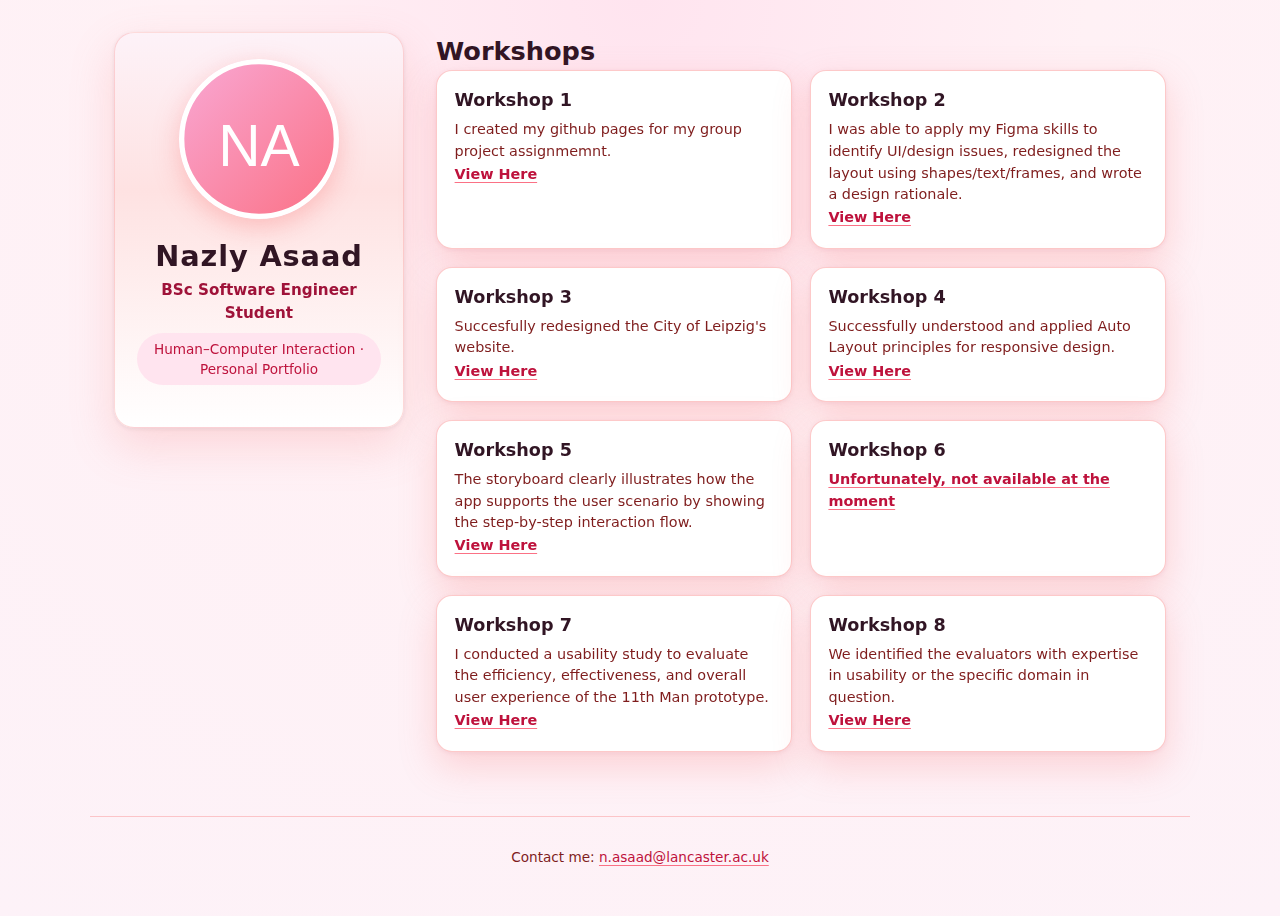
<file: index.html>
<!DOCTYPE html>
<html lang="en">
<head>
  <meta charset="UTF-8" />
  <meta name="viewport" content="width=device-width, initial-scale=1.0" />
  <title>Nazly Asaad — HCI Personal Portfolio</title>
  <link rel="stylesheet" href="styles.css" />
</head>
<body>
  <div class="layout">
    <aside class="sidebar">
      <div class="photo" aria-label="Profile photo placeholder">
        <svg viewBox="0 0 120 120" xmlns="http://www.w3.org/2000/svg" role="img" aria-labelledby="title desc">
          <title id="title">Profile Placeholder</title>
          <desc id="desc">Circular placeholder with initials NA</desc>
          <defs>
            <linearGradient id="g" x1="0" y1="0" x2="1" y2="1">
              <stop offset="0%" stop-color="#f9a8d4"/>
              <stop offset="100%" stop-color="#fb7185"/>
            </linearGradient>
          </defs>
          <circle cx="60" cy="60" r="58" fill="url(#g)" stroke="#ffffff" stroke-width="4"/>
          <text x="50%" y="54%" text-anchor="middle" font-size="44"
                font-family="Arial, Helvetica, sans-serif" fill="#ffffff" dy=".35em">
            NA
          </text>
        </svg>
      </div>
      <h1 class="name">Nazly Asaad</h1>
      <p class="title">BSc Software Engineer Student</p>
      <p class="subtitle">Human–Computer Interaction · Personal Portfolio</p>
    </aside>

    <main class="content">
      <section class="workshops">
        <header class="section-header">
          <h2>Workshops</h2>
        </header>

        <div class="grid">
          <article class="workshop-card">
            <h3>Workshop 1</h3>
            <p> I created my github pages for my group project assignmemnt.</p>
            <p> <a href="https://nazlyasaad.github.io/11th-man-portfolio/"><strong>View Here</strong></a></p>
          </article>

          <article class="workshop-card">
            <h3>Workshop 2</h3>
            <p>
              I was able to apply my Figma skills to identify UI/design issues, redesigned the layout using shapes/text/frames, and wrote a design rationale.
            </p>
            <p>
              
              <a
                href="https://www.figma.com/design/bgUNdwzHR0mDDLoIc7DH0P/Portfolio-website-template--Edit-your-portfolio-and-get-your-website-live-Community?node-id=0-1&m=dev&t=GD88DJXDhKeypHt4-1"
                target="_blank"
                rel="noopener noreferrer"
              >
                <strong>View Here</strong>
              </a>
            </p>
          </article>

          <article class="workshop-card">
            <h3>Workshop 3</h3>
            <p>Succesfully redesigned the City of Leipzig's website.</p>
            <p> <a href="https://www.figma.com/design/NGXXoxBvkbmhID4CbCXCHh/workshop-3?m=auto&t=roMpx1U1oIAROAu2-6"><strong>View Here</strong></a></p>
          </article>

          <article class="workshop-card">
            <h3>Workshop 4</h3>
            <p>Successfully understood and applied Auto Layout principles for responsive design.</p>
            <p> <a href="https://www.figma.com/design/roIGW4ELOhU0o0zsoKVcaE/Workshop-4?node-id=1-4&t=roMpx1U1oIAROAu2-1"><strong>View Here</strong></a></p>
          </article>

          <article class="workshop-card">
            <h3>Workshop 5</h3>
            <p>The storyboard clearly illustrates how the app supports the user scenario by showing the step-by-step interaction flow.</p>
            <p> <a href="documents/Cinema Storyboard.pdf"><strong>View Here</strong></a></p>
          </article>

          <article class="workshop-card">
            <h3>Workshop 6</h3>
            <p></p>
            <p> <a href="#"><strong>Unfortunately, not available at the moment</strong></a></p>
          </article>

          <article class="workshop-card">
            <h3>Workshop 7</h3>
            <p>I conducted a usability study to evaluate the efficiency, effectiveness, and overall user experience of the 11th Man prototype.</p>
            <p> <a href="https://github.com/nazlyasaad/personal-portfolio/blob/main/documents/Workshop7.pdf"><strong>View Here</strong></a></p>
          </article>

          <article class="workshop-card">
            <h3>Workshop 8</h3>
            <p>We identified the evaluators with expertise in usability or the specific domain in question.</p>
            <p><a href="https://github.com/nazlyasaad/personal-portfolio/blob/main/documents/ws8.pdf"><strong>View Here</strong></a></p>
          </article>
        </div>
      </section>
    </main>
  </div>

  <footer class="footer">
    <p>
      Contact me:
      <a href="mailto:n.asaad@lancaster.ac.uk">n.asaad@lancaster.ac.uk</a>
    </p>
  </footer>
</body>
</html>
</file>
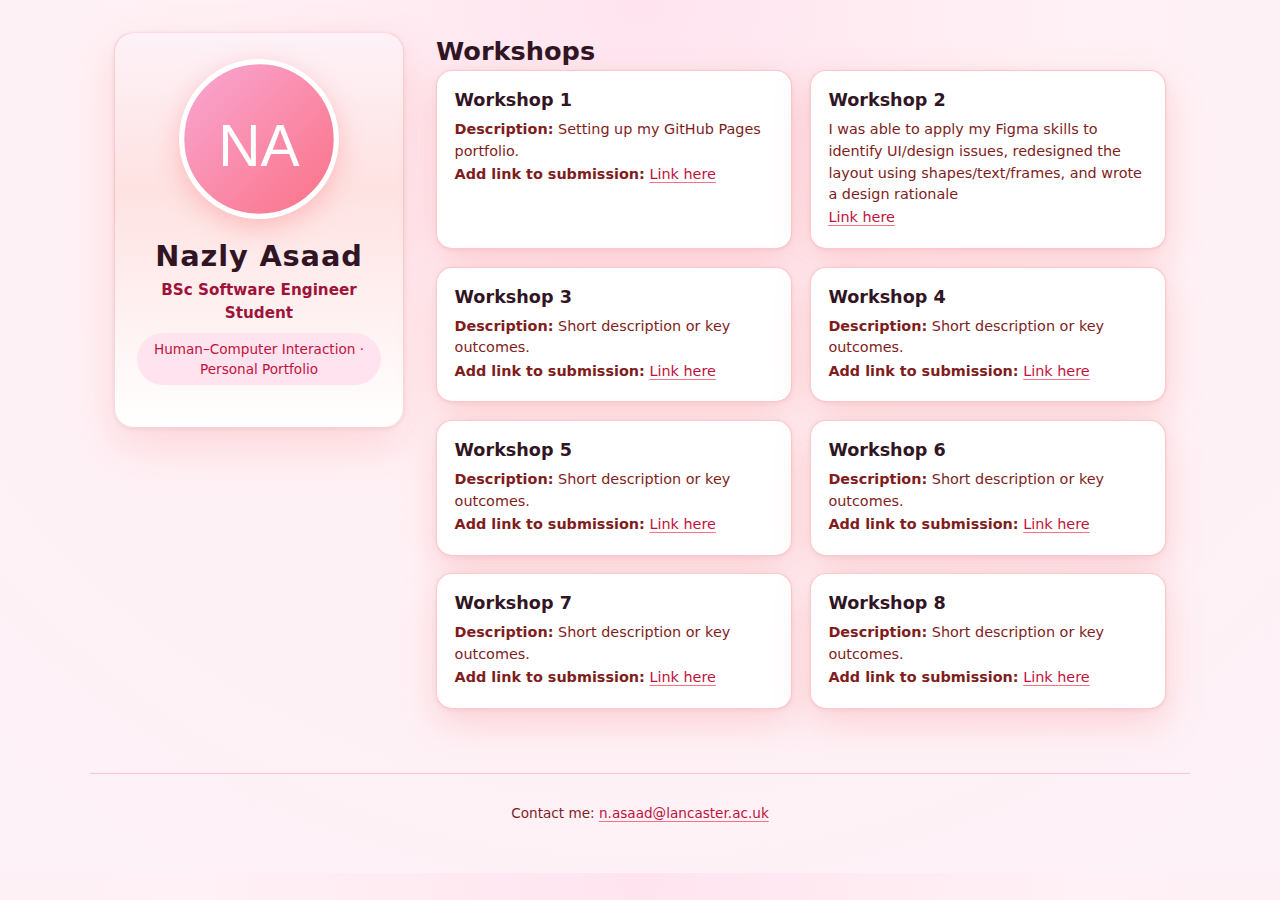
<file: Personal Portfolio/index.html>
<!DOCTYPE html>
<html lang="en">
<head>
  <meta charset="UTF-8" />
  <meta name="viewport" content="width=device-width, initial-scale=1.0" />
  <title>Nazly Asaad — HCI Personal Portfolio</title>
  <link rel="stylesheet" href="styles.css" />
</head>
<body>
  <div class="layout">
    <aside class="sidebar">
      <div class="photo" aria-label="Profile photo placeholder">
        <svg viewBox="0 0 120 120" xmlns="http://www.w3.org/2000/svg" role="img" aria-labelledby="title desc">
          <title id="title">Profile Placeholder</title>
          <desc id="desc">Circular placeholder with initials NA</desc>
          <defs>
            <linearGradient id="g" x1="0" y1="0" x2="1" y2="1">
              <stop offset="0%" stop-color="#f9a8d4"/>
              <stop offset="100%" stop-color="#fb7185"/>
            </linearGradient>
          </defs>
          <circle cx="60" cy="60" r="58" fill="url(#g)" stroke="#ffffff" stroke-width="4"/>
          <text x="50%" y="54%" text-anchor="middle" font-size="44"
                font-family="Arial, Helvetica, sans-serif" fill="#ffffff" dy=".35em">
            NA
          </text>
        </svg>
      </div>
      <h1 class="name">Nazly Asaad</h1>
      <p class="title">BSc Software Engineer Student</p>
      <p class="subtitle">Human–Computer Interaction · Personal Portfolio</p>
    </aside>

    <main class="content">
      <section class="workshops">
        <header class="section-header">
          <h2>Workshops</h2>
        </header>

        <div class="grid">
          <article class="workshop-card">
            <h3>Workshop 1</h3>
            <p><strong>Description:</strong> Setting up my GitHub Pages portfolio.</p>
            <p><strong>Add link to submission:</strong> <a href="#">Link here</a></p>
          </article>

          <article class="workshop-card">
            <h3>Workshop 2</h3>
            <p>
                I was able to apply my Figma skills to identify UI/design issues, redesigned the layout using shapes/text/frames, and wrote a design rationale</p>
            <p>
                <a 
                href="https://www.figma.com/design/bgUNdwzHR0mDDLoIc7DH0P/Portfolio-website-template--Edit-your-portfolio-and-get-your-website-live-Community?node-id=0-1&m=dev&t=GD88DJXDhKeypHt4-1" 
                target="_blank"
                rel="noopener noreferrer"

                >
                Link here
                </a>
            </p>
          </article>

          <article class="workshop-card">
            <h3>Workshop 3</h3>
            <p><strong>Description:</strong> Short description or key outcomes.</p>
            <p><strong>Add link to submission:</strong> <a href="#">Link here</a></p>
          </article>

          <article class="workshop-card">
            <h3>Workshop 4</h3>
            <p><strong>Description:</strong> Short description or key outcomes.</p>
            <p><strong>Add link to submission:</strong> <a href="#">Link here</a></p>
          </article>

          <article class="workshop-card">
            <h3>Workshop 5</h3>
            <p><strong>Description:</strong> Short description or key outcomes.</p>
            <p><strong>Add link to submission:</strong> <a href="#">Link here</a></p>
          </article>

          <article class="workshop-card">
            <h3>Workshop 6</h3>
            <p><strong>Description:</strong> Short description or key outcomes.</p>
            <p><strong>Add link to submission:</strong> <a href="#">Link here</a></p>
          </article>

          <article class="workshop-card">
            <h3>Workshop 7</h3>
            <p><strong>Description:</strong> Short description or key outcomes.</p>
            <p><strong>Add link to submission:</strong> <a href="#">Link here</a></p>
          </article>

          <article class="workshop-card">
            <h3>Workshop 8</h3>
            <p><strong>Description:</strong> Short description or key outcomes.</p>
            <p><strong>Add link to submission:</strong> <a href="#">Link here</a></p>
          </article>
        </div>
      </section>
    </main>
  </div>

  <footer class="footer">
    <p>
      Contact me:
      <a href="mailto:your.email@lancaster.ac.uk">n.asaad@lancaster.ac.uk</a>
    </p>
  </footer>
</body>
</html>
</file>
<file: styles.css>
:root {
  --bg: #fff1f5;
  --bg-alt: #fdf2f8;
  --card: #ffffff;
  --ink: #311524;
  --muted: #9f1239;
  --accent: #fb7185;
  --accent-soft: #ffe4ef;
  --ring: rgba(248, 113, 113, 0.18);
}

* { box-sizing: border-box; }

html, body {
  margin: 0;
  padding: 0;
  color: var(--ink);
  background: radial-gradient(circle at top, #ffe4ef 0, #fff1f5 40%, #fdf2f8 100%);
  font-family: system-ui, -apple-system, "Segoe UI", Roboto, Helvetica, Arial, sans-serif;
  line-height: 1.5;
}

/* Layout */
.layout {
  display: grid;
  grid-template-columns: 290px 1fr;
  gap: 2rem;
  max-width: 1100px;
  margin: 0 auto;
  padding: 2rem 1.5rem 4rem;
}

/* Sidebar */
.sidebar {
  background: linear-gradient(180deg, #fdf2f8 0%, #fee2e2 40%, #ffffff 100%);
  border-radius: 20px;
  padding: 1.6rem 1.4rem 1.8rem;
  box-shadow: 0 1px 4px rgba(15, 23, 42, 0.08),
              0 18px 45px rgba(248, 113, 113, 0.22);
  position: sticky;
  top: 1.5rem;
  align-self: start;
  text-align: center;
  border: 1px solid rgba(248, 113, 113, 0.25);
}

.photo {
  width: 160px;
  height: 160px;
  margin: 0 auto 1rem;
  border-radius: 50%;
  overflow: hidden;
  box-shadow: 0 8px 26px rgba(248, 113, 113, 0.35);
  background: #fce7f3;
}

.name {
  font-size: 1.8rem;
  margin: 0.4rem 0 0.1rem;
  letter-spacing: 0.03em;
}

.title {
  margin: 0;
  color: var(--muted);
  font-weight: 600;
  font-size: 0.95rem;
}

.subtitle {
  margin-top: 0.5rem;
  font-size: 0.85rem;
  color: #be123c;
  padding: 0.35rem 0.8rem;
  background-color: var(--accent-soft);
  border-radius: 999px;
  display: inline-block;
}

/* Main content */
.content {
  min-width: 0;
}

.section-header h2 {
  margin: 0;
  font-size: 1.6rem;
}

.grid {
  display: grid;
  grid-template-columns: repeat(2, minmax(0, 1fr));
  gap: 1.1rem;
}

/* Workshop cards */
.workshop-card {
  background: var(--card);
  border-radius: 16px;
  padding: 1rem 1.1rem 1.1rem;
  box-shadow: 0 1px 4px rgba(148, 27, 77, 0.08),
              0 14px 36px rgba(248, 113, 113, 0.25);
  border: 1px solid rgba(252, 165, 165, 0.6);
  transition: transform 150ms ease, box-shadow 150ms ease, border-color 150ms ease;

  /* ensure a stacking context so links can be brought above other elements */
  position: relative;
}

.workshop-card:hover {
  transform: translateY(-3px);
  box-shadow: 0 8px 26px rgba(248, 113, 113, 0.35);
  border-color: rgba(244, 63, 94, 0.9);
}

.workshop-card h3 {
  margin: 0 0 0.35rem;
  font-size: 1.1rem;
}

.workshop-card p {
  margin: 0.1rem 0;
  font-size: 0.9rem;
  color: #7f1d1d;
}

/* Ensure links are on top and accept pointer events (fixes non-clickable link issue) */
.workshop-card a {
  color: #be123c;
  text-decoration-color: var(--accent);
  text-underline-offset: 3px;

  position: relative;
  z-index: 3;         /* bring link above other content */
  pointer-events: auto;
  cursor: pointer;
  display: inline-block; /* slightly larger clickable area */
}

.workshop-card a:hover {
  text-decoration-thickness: 2px;
}

/* Footer */
.footer {
  border-top: 1px solid rgba(248, 113, 113, 0.35);
  text-align: center;
  padding: 1rem 1.5rem 2.2rem;
  max-width: 1100px;
  margin: 0 auto;
  font-size: 0.85rem;
  color: #7f1d1d;
}

.footer a {
  color: #be123c;
  text-decoration-color: var(--accent);
  text-underline-offset: 3px;
}

.footer a:hover {
  text-decoration-thickness: 2px;
}

/* Responsive */
@media (max-width: 900px) {
  .layout {
    grid-template-columns: 1fr;
  }

  .sidebar {
    position: static;
    text-align: center;
  }

  .grid {
    grid-template-columns: 1fr;
  }
}
</file>
<file: Personal Portfolio/styles.css>
:root {
  --bg: #fff1f5;           
  --bg-alt: #fdf2f8;       
  --card: #ffffff;         
  --ink: #311524;          
  --muted: #9f1239;        
  --accent: #fb7185;       
  --accent-soft: #ffe4ef;  
  --ring: rgba(248, 113, 113, 0.18);
}

* { box-sizing: border-box; }

html, body {
  margin: 0;
  padding: 0;
  color: var(--ink);
  background: radial-gradient(circle at top, #ffe4ef 0, #fff1f5 40%, #fdf2f8 100%);
  font-family: system-ui, -apple-system, "Segoe UI", Roboto, Helvetica, Arial, sans-serif;
  line-height: 1.5;
}

.layout {
  display: grid;
  grid-template-columns: 290px 1fr;
  gap: 2rem;
  max-width: 1100px;
  margin: 0 auto;
  padding: 2rem 1.5rem 4rem;
}

.sidebar {
  background: linear-gradient(180deg, #fdf2f8 0%, #fee2e2 40%, #ffffff 100%);
  border-radius: 20px;
  padding: 1.6rem 1.4rem 1.8rem;
  box-shadow: 0 1px 4px rgba(15, 23, 42, 0.08),
              0 18px 45px rgba(248, 113, 113, 0.22);
  position: sticky;
  top: 1.5rem;
  align-self: start;
  text-align: center;
  border: 1px solid rgba(248, 113, 113, 0.25);
}

.photo {
  width: 160px;
  height: 160px;
  margin: 0 auto 1rem;
  border-radius: 50%;
  overflow: hidden;
  box-shadow: 0 8px 26px rgba(248, 113, 113, 0.35);
  background: #fce7f3;
}

.name {
  font-size: 1.8rem;
  margin: 0.4rem 0 0.1rem;
  letter-spacing: 0.03em;
}

.title {
  margin: 0;
  color: var(--muted);
  font-weight: 600;
  font-size: 0.95rem;
}

.subtitle {
  margin-top: 0.5rem;
  font-size: 0.85rem;
  color: #be123c;
  padding: 0.35rem 0.8rem;
  background-color: var(--accent-soft);
  border-radius: 999px;
  display: inline-block;
}


.content {
  min-width: 0;
}

.section-header h2 {
  margin: 0;
  font-size: 1.6rem;
}

.section-tagline {
  margin: 0.25rem 0 1.2rem;
  font-size: 0.92rem;
  color: #9f1239;
}


.grid {
  display: grid;
  grid-template-columns: repeat(2, minmax(0, 1fr));
  gap: 1.1rem;
}

.workshop-card {
  background: var(--card);
  border-radius: 16px;
  padding: 1rem 1.1rem 1.1rem;
  box-shadow: 0 1px 4px rgba(148, 27, 77, 0.08),
              0 14px 36px rgba(248, 113, 113, 0.25);
  border: 1px solid rgba(252, 165, 165, 0.6);
  position: relative;
  overflow: hidden;
  transition: transform 150ms ease, box-shadow 150ms ease, border-color 150ms ease;
}

.workshop-card::before {
  content: "";
  position: absolute;
  inset: 0;
  background: radial-gradient(circle at top right, rgba(251, 113, 133, 0.18), transparent 60%);
  opacity: 0;
  transition: opacity 150ms ease;
}

.workshop-card:hover {
  transform: translateY(-3px);
  box-shadow: 0 8px 26px rgba(248, 113, 113, 0.35);
  border-color: rgba(244, 63, 94, 0.9);
}

.workshop-card:hover::before {
  opacity: 1;
}

.workshop-card h3 {
  margin: 0 0 0.35rem;
  font-size: 1.1rem;
}

.workshop-card p {
  margin: 0.1rem 0;
  font-size: 0.9rem;
  color: #7f1d1d;
}

.workshop-card a {
  color: #be123c;
  text-decoration-color: var(--accent);
  text-underline-offset: 3px;
}

.workshop-card a:hover {
  text-decoration-thickness: 2px;
}


.footer {
  border-top: 1px solid rgba(248, 113, 113, 0.35);
  text-align: center;
  padding: 1rem 1.5rem 2.2rem;
  max-width: 1100px;
  margin: 0 auto;
  font-size: 0.85rem;
  color: #7f1d1d;
}

.footer a {
  color: #be123c;
  text-decoration-color: var(--accent);
  text-underline-offset: 3px;
}

.footer a:hover {
  text-decoration-thickness: 2px;
}

@media (max-width: 900px) {
  .layout {
    grid-template-columns: 1fr;
  }

  .sidebar {
    position: static;
    text-align: center;
  }

  .grid {
    grid-template-columns: 1fr;
  }
}
</file>
